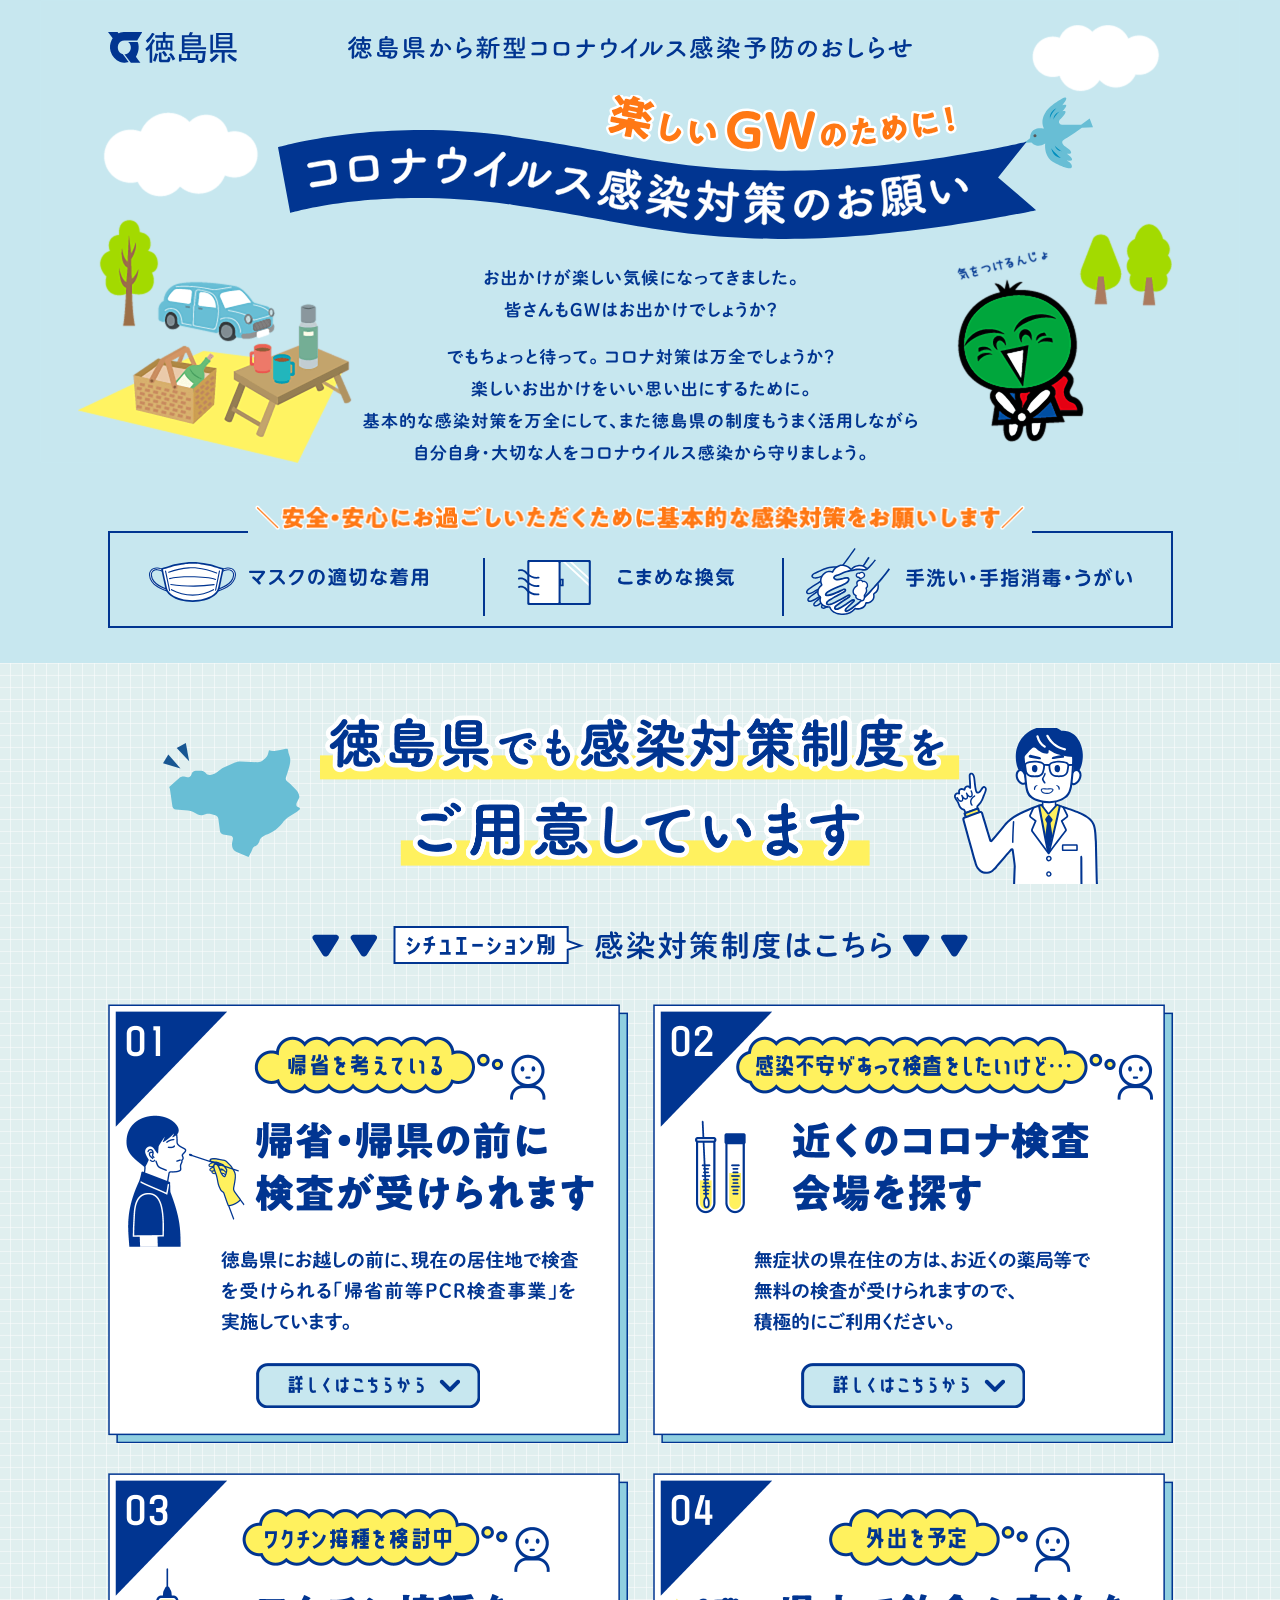
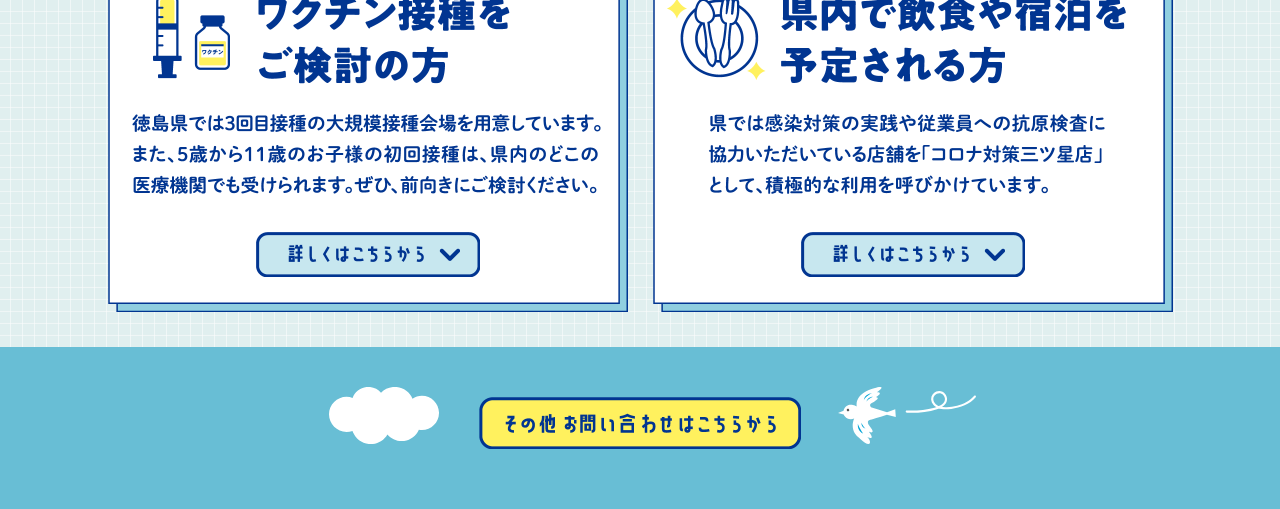
<file: index.html>
<!DOCTYPE html>
<html lang="ja" prefix="og: https://ogp.me/ns#">

<head>

<meta charset="utf-8">
<meta name="viewport" content="width=device-width">
<meta name="format-detection" content="telephone=no">

<title>徳島県から新型コロナウイルス感染予防のおしらせ</title>
<meta name="description" content="">
<meta name="keywords" content="">

<!-- OGP -->
<meta property="og:type" content="website">
<meta property="og:description" content="">
<meta property="og:title" content="徳島県から新型コロナウイルス感染予防のおしらせ">
<meta property="og:url" content="https://pref-tokushima-kansentaisaku2022gw.com/">
<meta property="og:image" content="https://pref-tokushima-kansentaisaku2022gw.com//img/cmn/ogp.jpg">
<meta property="og:site_name" content="徳島県から新型コロナウイルス感染予防のおしらせ">
<meta property="og:locale" content="ja_JP">

<meta name="twitter:url" content="https://pref-tokushima-kansentaisaku2022gw.com/">
<meta name="twitter:title" content="徳島県から新型コロナウイルス感染予防のおしらせ">
<meta name="twitter:description" content="">
<meta name="twitter:image:src" content="img/cmn/ogp.jpg">
<meta name="twitter:card" content="summary_large_image">
<!-- end OGP -->

<link rel="icon" href="img/cmn/favicon.ico">
<link rel="apple-touch-icon" href="img/cmn/apple-touch-icon.png">

<link rel="stylesheet" href="css/style.css">

</head>
<body>

  <!-- .fv -->
  <div class="fv">
    <div class="fv_wrap container">
      <div class="fv_header mod_flex align-center">
        <div class="logo"><img src="img/header_logo.svg" alt="徳島県"></div>
        <h1 class="head"><img src="img/header_title.svg" alt="徳島県から新型コロナウイルス感染予防のおしらせ"></h1>
      </div>
      <h2 class="fv_catch">
        <picture>
          <source srcset="img/fv_catch_pc.svg" media="(min-width: 768px)">
          <img src="img/fv_catch_sp.svg" alt="楽しいGWのために！コロナウイルス感染対策のお願い">
        </picture>
      </h2>
      <p class="fv_text">
        <picture>
          <source srcset="img/fv_text_pc.png" media="(min-width: 768px)">
          <img src="img/fv_text_sp.png" alt="お出かけが楽しい気候になってきました。皆さんもGWはお出かけでしょうか？でもちょっと待って。 コロナ対策は万全でしょうか？楽しいお出かけをいい思い出にするために。基本的な感染対策を万全にして、また徳島県の制度もうまく活用しながら自分自身・大切な人をコロナウイルス感染から守りましょう。">
        </picture>
      </p>
      <div class="fv_cot">
        <div class="fv_cot_stit"><span class="inline">
          <picture>
            <source srcset="img/fv_stit_pc.png" media="(min-width: 768px)">
            <img src="img/fv_stit_sp.png" alt="安全・安心にお過ごしいただくために基本的な感染対策をお願いします">
          </picture>
        </span></div>
        <ul class="fv_cot_lists mod_flex_center align-center">
          <li class="fv_cot_lists_item item1"><img src="img/fv_item1_text.svg" alt="マスクの適切な着用"></li>
          <li class="fv_cot_lists_item item2"><img src="img/fv_item2_text.svg" alt="こまめな換気"></li>
          <li class="fv_cot_lists_item item3"><img src="img/fv_item3_text.svg" alt="手洗い・手指消毒・うがい"></li>
        </ul>
      </div>
    </div>
  </div>
  <!-- .fv END -->

  <!-- .contants -->
  <section class="contants">
    <div class="contants_wrap container">
      <h3 class="contants_title">
        <picture>
          <source srcset="img/sec_tit@2x.png" media="(min-width: 768px)">
          <img src="img/sec_tit.png" alt="徳島県でも感染対策制度をご用意しています" loading="lazy">
        </picture>
      </h3>
      <p class="contants_desc"><img src="img/sec_desc.svg" alt="シチュエーション別,感染対策制度はこちら" loading="lazy"></p>
      <ol class="contants_link mod_flex_between">
        <li class="item">
          <img src="img/link_item1.png" alt="帰省を考えている,帰省・帰県の前に検査が受けられます,徳島県にお越しの前に、現在の居住地で検査を受けられる「帰省前等PCR検査事業」を実施しています。" loading="lazy">
          <a class="btn" href="https://www.pref.tokushima.lg.jp/ippannokata/kenko/kansensho/5048105/" target="_blank">
            <picture>
              <source srcset="img/link_btn@2x.png" media="(min-width: 768px)">
              <img src="img/link_btn.png" alt="詳しくはこちらから" loading="lazy">
            </picture>
          </a>
        </li>
        <li class="item">
          <img src="img/link_item2.png" alt="感染不安があって検査をしたいけど,近くのコロナ検査会場を探す,無症状の県在住の方は、お近くの薬局等で無料の検査が受けられますので、積極的にご利用ください。" loading="lazy">
          <a class="btn" href="https://tokushima-kensamuryo.info/" target="_blank">
            <picture>
              <source srcset="img/link_btn@2x.png" media="(min-width: 768px)">
              <img src="img/link_btn.png" alt="詳しくはこちらから" loading="lazy">
            </picture>
          </a>
        </li>
        <li class="item">
          <img src="img/link_item3.png" alt="ワクチン接種を検討中,ワクチン接種をご検討の方,徳島県では３回目接種の大規模接種会場を用意しています。また、５歳から１１歳のお子様の初回接種は、県内のどこの医療機関でも受けられます。ぜひ、前向きにご検討ください。" loading="lazy">
          <a class="btn" href="https://www.pref.tokushima.lg.jp/ippannokata/kenko/kansensho/5044056/" target="_blank">
            <picture>
              <source srcset="img/link_btn@2x.png" media="(min-width: 768px)">
              <img src="img/link_btn.png" alt="詳しくはこちらから" loading="lazy">
            </picture>
          </a>
        </li>
        <li class="item">
          <img src="img/link_item4.png" alt="外出を予定,県内で飲食や宿泊を予定される方,県では感染対策の実践や従業員への抗原検査に協力いただいている店舗を「コロナ対策三ツ星店」として、積極的な利用を呼びかけています。" loading="lazy">
          <a class="btn" href="https://www.pref.tokushima.lg.jp/ippannokata/kenko/kansensho/5049223/" target="_blank">
            <picture>
              <source srcset="img/link_btn@2x.png" media="(min-width: 768px)">
              <img src="img/link_btn.png" alt="詳しくはこちらから" loading="lazy">
            </picture>
          </a>
        </li>
      </ol>
    </div>
  </section>
  <!-- .contants END -->

  <!-- .contact -->
  <div class="contact"><span class="deco"><a href="https://www.pref.tokushima.lg.jp/ippannokata/kenko/kansensho/5035331/" target="_blank">
    <picture>
      <source srcset="img/btn@2x.png" media="(min-width: 768px)">
      <img src="img/btn.png" alt="その他お問い合わせはこちらから" loading="lazy">
    </picture>
  </a></span></div>
  <!-- .contact END -->

</body>
</html>
</file>
<file: css/style.css>
@charset "UTF-8";
@import url("../css/default.css");
/* --------------------------------------------------------------
   共通
-------------------------------------------------------------- */
body {
  min-width: 1100px;
  color: #000;
  font-size: .14rem;
  font-family: "メイリオ", "Meiryo", "游ゴシック", "Yu Gothic", YuGothic, "ヒラギノ角ゴ Pro W3", "Hiragino Kaku Gothic Pro", sans-serif;
  background-color: #fff;
}

@media screen and (max-width: 767px) {
  body {
    min-width: 320px;
  }
}

.wrapper {
  overflow: hidden;
}

.container {
  width: 1065px;
  margin: 0 auto;
}

@media screen and (max-width: 767px) {
  .container {
    width: calc(100% - .3rem);
  }
}

/* --------------------------------------------------------------
   Module_Element
-------------------------------------------------------------- */
/* Flex ---------- */
.mod_flex {
  display: -webkit-box;
  display: -webkit-flex;
  display: -ms-flexbox;
  display: flex;
  -webkit-flex-wrap: wrap;
      -ms-flex-wrap: wrap;
          flex-wrap: wrap;
}

.mod_flex.align-center {
  -webkit-box-align: center;
  -webkit-align-items: center;
      -ms-flex-align: center;
          align-items: center;
}

.mod_flex_center {
  display: -webkit-box;
  display: -webkit-flex;
  display: -ms-flexbox;
  display: flex;
  -webkit-flex-wrap: wrap;
      -ms-flex-wrap: wrap;
          flex-wrap: wrap;
  -webkit-box-pack: center;
  -webkit-justify-content: center;
      -ms-flex-pack: center;
          justify-content: center;
}

.mod_flex_center.align-center {
  -webkit-box-align: center;
  -webkit-align-items: center;
      -ms-flex-align: center;
          align-items: center;
}

.mod_flex_between {
  display: -webkit-box;
  display: -webkit-flex;
  display: -ms-flexbox;
  display: flex;
  -webkit-flex-wrap: wrap;
      -ms-flex-wrap: wrap;
          flex-wrap: wrap;
  -webkit-box-pack: justify;
  -webkit-justify-content: space-between;
      -ms-flex-pack: justify;
          justify-content: space-between;
  /* 3列4列の場合の調整 */
  /* // 3列4列の場合の調整 */
}

.mod_flex_between.align-center {
  -webkit-box-align: center;
  -webkit-align-items: center;
      -ms-flex-align: center;
          align-items: center;
}

.mod_flex_between.col3::after, .mod_flex_between.col4::before, .mod_flex_between.col4::after {
  content: "";
  display: block;
  height: 0;
}

.mod_flex_between.col4::before {
  -webkit-box-ordinal-group: 2;
  -webkit-order: 1;
      -ms-flex-order: 1;
          order: 1;
}

.mod_flex_around {
  display: -webkit-box;
  display: -webkit-flex;
  display: -ms-flexbox;
  display: flex;
  -webkit-flex-wrap: wrap;
      -ms-flex-wrap: wrap;
          flex-wrap: wrap;
  -webkit-justify-content: space-around;
      -ms-flex-pack: distribute;
          justify-content: space-around;
}

.mod_flex_around.align-center {
  -webkit-box-align: center;
  -webkit-align-items: center;
      -ms-flex-align: center;
          align-items: center;
}

/* main
--------------------------------------------------------------*/
/* fv ----------- */
.fv {
  padding: 0 0 .35rem;
  background: center top/12rem auto no-repeat #c7e7ef url(../img/fv_bg_pc.png);
}

.fv_header {
  height: .95rem;
}

.fv_header .logo {
  width: 1.3rem;
  margin-right: 1.1rem;
}

.fv_header .head {
  width: 5.65rem;
}

.fv_catch {
  width: 8.16rem;
  margin-left: 1.7rem;
}

.fv_text {
  display: block;
  width: 5.54rem;
  margin: .3rem auto .7rem;
}

.fv_cot {
  padding: 0 0 .1rem;
  border: 2px solid #013591;
}

.fv_cot_stit {
  margin: 0 auto;
  text-align: center;
}

.fv_cot_stit .inline {
  display: inline-block;
  width: 7.84rem;
  margin: 0 0 -.28rem;
  padding: 0 .07rem .1rem;
  background: #c7e7ef;
  position: relative;
  top: -.28rem;
}

.fv_cot_lists {
  margin: -.1rem 0 0;
}

.fv_cot_lists_item {
  height: .68rem;
  padding: .2rem 0 0 1rem;
  background-position: center left;
  background-repeat: no-repeat;
}

.fv_cot_lists_item.item1 {
  background-size: .87rem auto;
  background-image: url(../img/fv_item1_ico.svg);
}

.fv_cot_lists_item.item1 img {
  width: 1.79rem;
}

.fv_cot_lists_item.item2 {
  margin: 0 .72rem 0 .9rem;
  background-size: .73rem auto;
  background-image: url(../img/fv_item2_ico.svg);
  position: relative;
}

.fv_cot_lists_item.item2::before, .fv_cot_lists_item.item2::after {
  content: "";
  width: 2px;
  height: .58rem;
  background: #013591;
  position: absolute;
  top: .1rem;
}

.fv_cot_lists_item.item2::before {
  left: -.35rem;
}

.fv_cot_lists_item.item2::after {
  right: -.5rem;
}

.fv_cot_lists_item.item2 img {
  width: 1.16rem;
}

.fv_cot_lists_item.item3 {
  background-size: .84rem auto;
  background-image: url(../img/fv_item3_ico.svg);
}

.fv_cot_lists_item.item3 img {
  width: 2.26rem;
}

@media screen and (max-width: 767px) {
  .fv {
    padding: .1rem 0 .3rem;
    background: top center/100% auto no-repeat #c7e7ef url(../img/fv_bg_sp.png);
  }
  .fv_header {
    display: block;
    height: auto;
  }
  .fv_header .logo {
    width: .65rem;
    margin-right: 0;
  }
  .fv_header .head {
    width: 80%;
    margin: .2rem auto .15rem;
  }
  .fv_catch {
    width: 95%;
    margin-left: 5%;
  }
  .fv_text {
    width: 100%;
    margin: .15rem auto 1.3rem;
  }
  .fv_cot {
    width: 100%;
    margin: 0 auto;
    padding: 0 0 .2rem;
    border-width: 1px;
  }
  .fv_cot_stit .inline {
    width: 70%;
    margin: 0 auto -.2rem;
    padding: 0;
    top: -.2rem;
  }
  .fv_cot_lists {
    margin: -.2rem 0 0;
  }
  .fv_cot_lists_item {
    height: .36rem;
    padding: .3rem 0 0;
    background-position: center top;
  }
  .fv_cot_lists_item.item1 {
    background-size: .35rem auto;
    background-position: center top .1rem;
  }
  .fv_cot_lists_item.item1 img {
    width: .9rem;
  }
  .fv_cot_lists_item.item2 {
    margin: 0 .3rem;
    background-size: .3rem auto;
    background-position: center top .1rem;
    position: relative;
  }
  .fv_cot_lists_item.item2::before, .fv_cot_lists_item.item2::after {
    width: 1px;
    height: 100%;
    top: .1rem;
  }
  .fv_cot_lists_item.item2::before {
    left: -.15rem;
  }
  .fv_cot_lists_item.item2::after {
    right: -.15rem;
  }
  .fv_cot_lists_item.item2 img {
    width: .58rem;
  }
  .fv_cot_lists_item.item3 {
    background-size: .35rem auto;
  }
  .fv_cot_lists_item.item3 img {
    width: 1.13rem;
  }
}

/* contants ----------- */
.contants {
  padding: .5rem 0 .05rem;
  background: center/0.12rem auto repeat url(../img/repeat_bg.png);
}

.contants_wrap {
  position: relative;
}

.contants_wrap::before, .contants_wrap::after {
  content: "";
  background-repeat: no-repeat;
  background-size: 100% auto;
  background-position: center;
  position: absolute;
}

.contants_wrap::before {
  width: 1.37rem;
  height: 1.14rem;
  background-image: url(../img/sec_deco1.svg);
  top: .3rem;
  left: .55rem;
}

.contants_wrap::after {
  width: 1.44rem;
  height: 1.56rem;
  background-image: url(../img/sec_deco2.svg);
  top: .15rem;
  right: .75rem;
}

.contants_title {
  width: 6.4rem;
  margin: 0 auto .6rem;
}

.contants_desc {
  width: 6.6rem;
  margin: 0 auto .4rem;
}

.contants_link .item {
  width: 5.2rem;
  margin: 0 0 .3rem;
  position: relative;
}

.contants_link .item .btn {
  display: block;
  width: 2.24rem;
  position: absolute;
  left: calc(50% - 1.12rem);
  bottom: .35rem;
}

@media screen and (min-width: 768px) {
  .contants_link .item .btn {
    -webkit-transition: opacity .4s;
    transition: opacity .4s;
  }
  .contants_link .item .btn:hover {
    opacity: .7;
  }
}

@media screen and (max-width: 767px) {
  .contants {
    padding: .3rem 0 .05rem;
    background: center/0.06rem auto repeat url(../img/repeat_bg.png);
  }
  .contants_wrap::before {
    width: .65rem;
    height: .57rem;
    left: 0;
  }
  .contants_wrap::after {
    width: .6rem;
    height: .68rem;
    right: 0;
  }
  .contants_title {
    width: 80%;
    margin: 0 auto .3rem;
  }
  .contants_desc {
    width: calc(100% - .3rem);
    margin: 0 auto .2rem;
  }
  .contants_link {
    padding-left: .05rem;
  }
  .contants_link .item {
    width: 100%;
    margin: 0 .15rem .15rem;
  }
  .contants_link .item .btn {
    width: 1.5rem;
    left: calc(50% - .75rem);
    bottom: .25rem;
  }
}

/* contact ----------- */
.contact {
  padding: .5rem 0 .6rem;
  text-align: center;
  background: #68bed5;
}

.contact .deco {
  display: inline-block;
  position: relative;
}

.contact .deco::before, .contact .deco::after {
  content: "";
  background-position: center;
  background-repeat: no-repeat;
  background-size: 100% auto;
  position: absolute;
  top: -.1rem;
}

.contact .deco::before {
  width: 1.1rem;
  height: .57rem;
  background-image: url(../img/contact_deco1.svg);
  left: -1.5rem;
}

.contact .deco::after {
  width: 1.38rem;
  height: .57rem;
  background-image: url(../img/contact_deco2.svg);
  right: -1.75rem;
}

.contact a {
  display: block;
  width: 3.22rem;
}

@media screen and (min-width: 768px) {
  .contact a {
    -webkit-transition: opacity .4s;
    transition: opacity .4s;
  }
  .contact a:hover {
    opacity: .7;
  }
}

@media screen and (max-width: 767px) {
  .contact {
    padding: .25rem 0 .3rem;
  }
  .contact .deco::before, .contact .deco::after {
    top: 0;
  }
  .contact .deco::before {
    width: .55rem;
    height: .3rem;
    left: -.6rem;
  }
  .contact .deco::after {
    width: .69rem;
    height: .3rem;
    right: -.75rem;
  }
  .contact a {
    width: 2.2rem;
  }
}
/*# sourceMappingURL=style.css.map */
</file>
